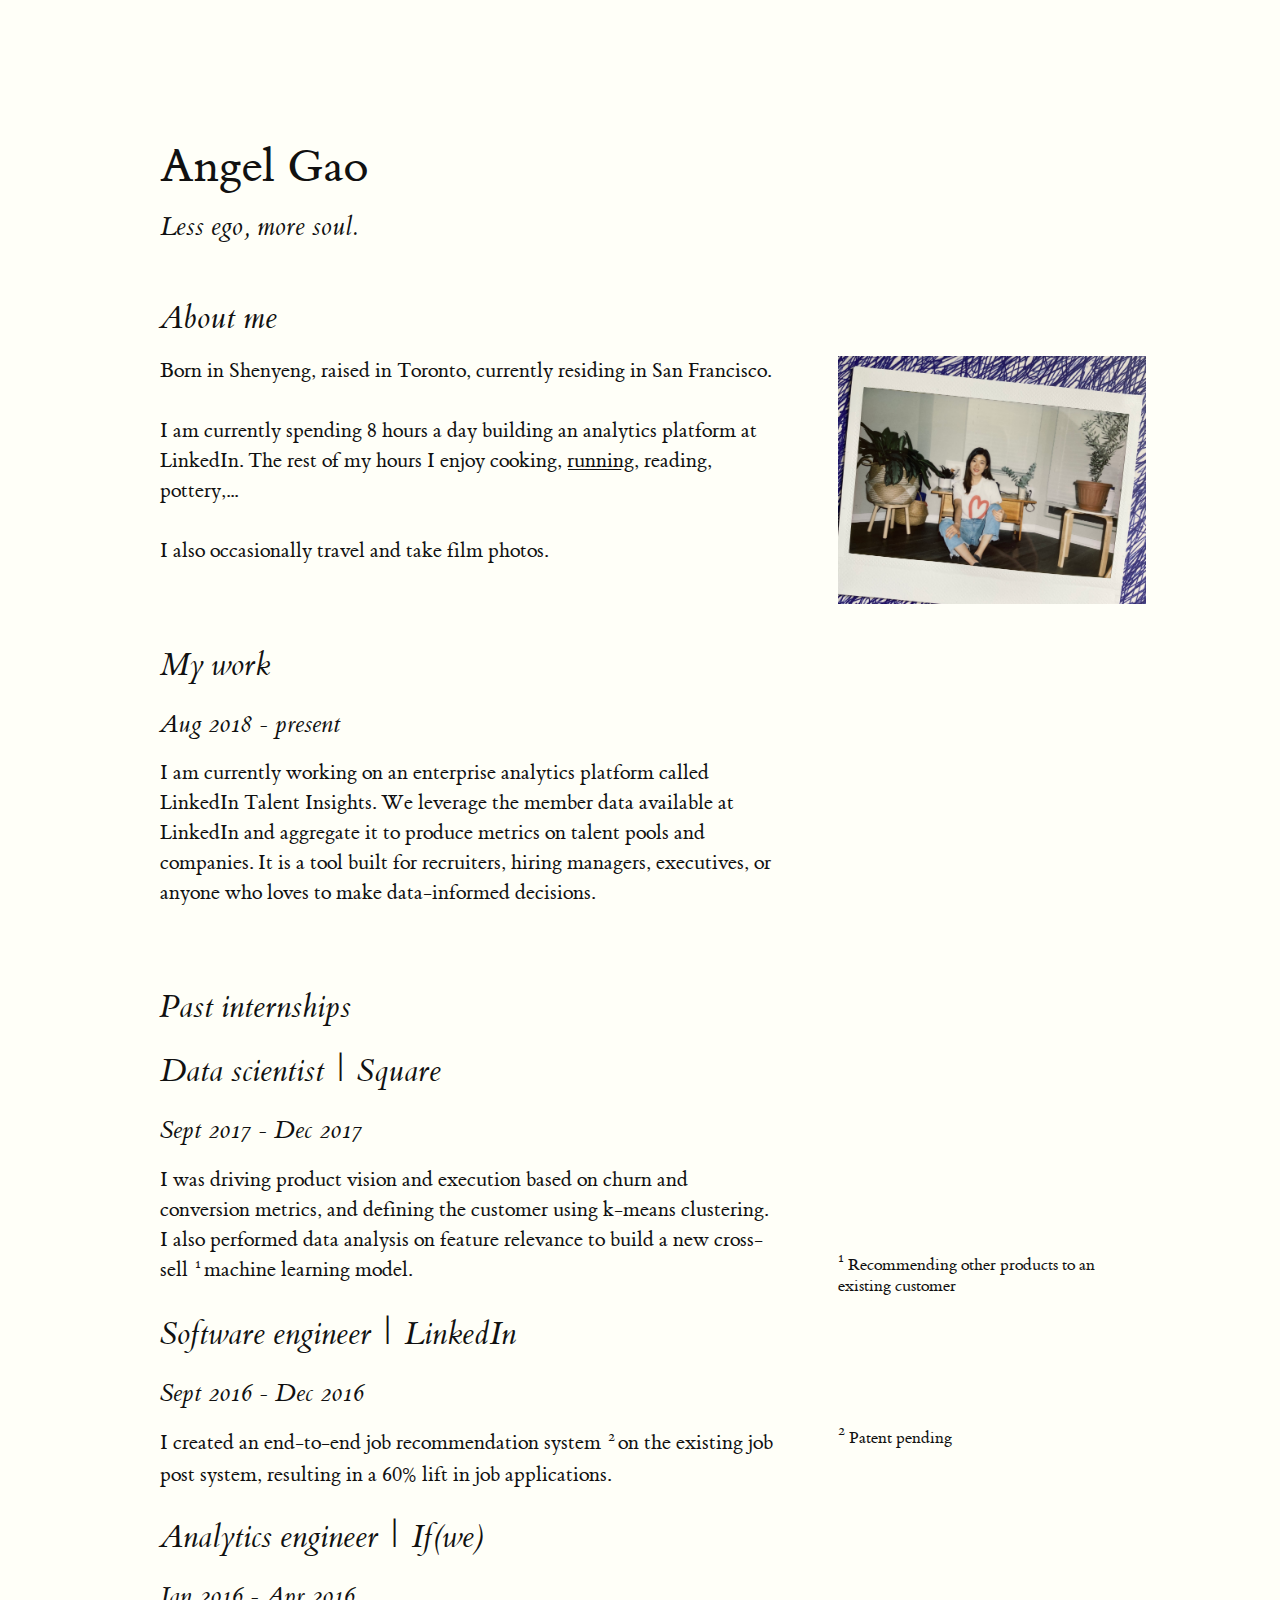
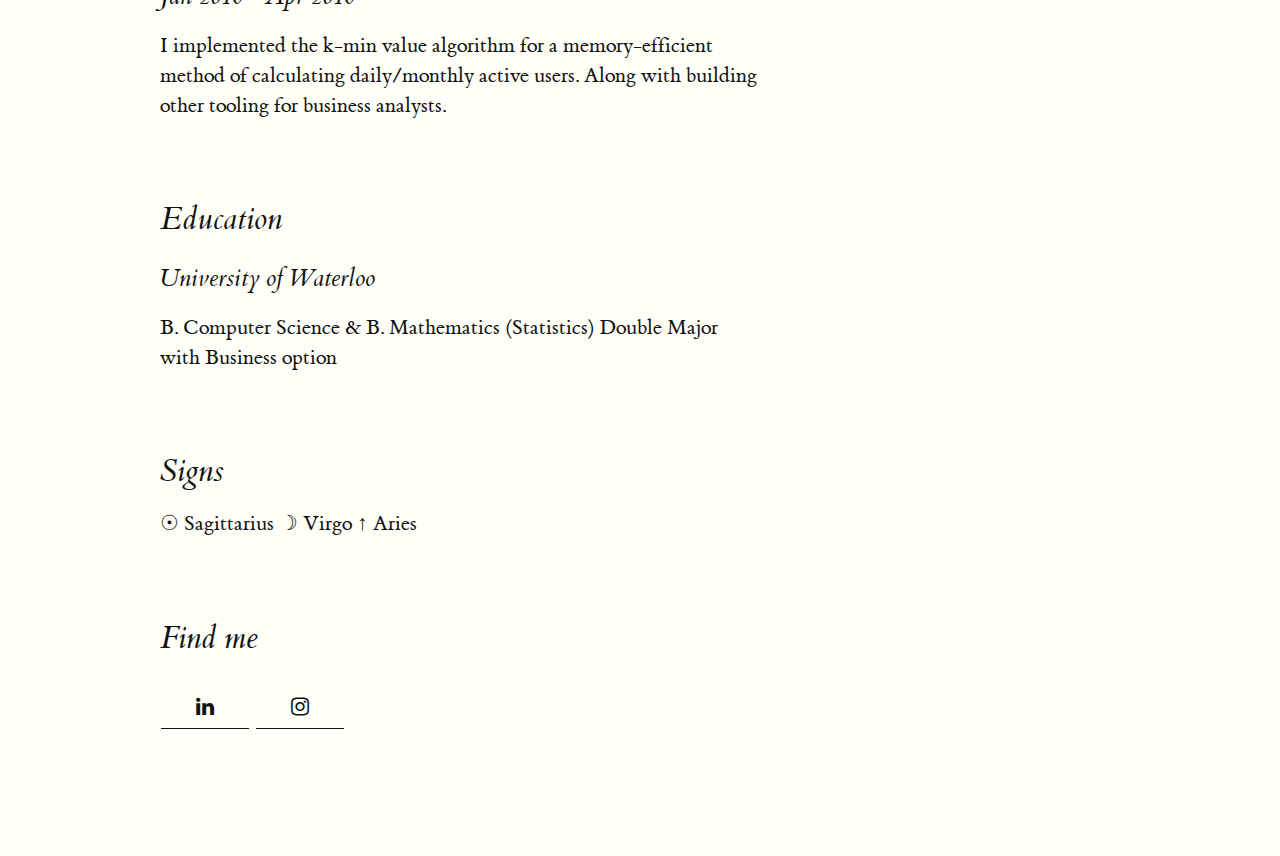
<file: index.html>
<!DOCTYPE html>
<html lang="en">
  <head>
    <meta charset="utf-8"/>
    <title>Angel Gao | Home</title>
    <link rel="stylesheet" href="tufte.css"/>
    <link rel="stylesheet" href="icons.css"/>
    <link rel="stylesheet" href="https://cdnjs.cloudflare.com/ajax/libs/font-awesome/4.7.0/css/font-awesome.min.css">
    <meta name="viewport" content="width=device-width, initial-scale=1">
  </head>

  <body>
    <article>
      <h1 id="tufte-css">Angel Gao</h1>
      <p class="subtitle">Less ego, more soul.</p>

      <section>
        <h2 id="about-me">About me</h2>
        <p>
        Born in Shenyeng, raised in Toronto, currently residing in San Francisco.
        <label for="mn-figure-me" class="margin-toggle">&#8853;</label><input type="checkbox" id="mn-figure-me" class="margin-toggle"/><span class="marginnote"><img src="images/home/me.jpg" alt="pic of me"/></span>
        <br>
        <br>
        I am currently spending 8 hours a day building an analytics platform at LinkedIn. The rest of my hours I
        enjoy cooking, <a href="running.html">running</a>, reading, pottery,...<br>
        <br>
        I also occasionally travel and take film photos.
        </p>
      </section>

      <section>
        <h2 id="my-work">My work</h2>
        <h3 id="my-work-duration">Aug 2018 - present</h3>
        <p>
        I am currently working on an enterprise analytics platform called LinkedIn Talent Insights. We leverage
        the member data available at LinkedIn and aggregate it to produce metrics on talent pools and companies.
        It is a tool built for recruiters, hiring managers, executives, or anyone who loves to make data-informed
        decisions.
        </p>
      </section>

      <section>
        <h2 id="past-experiences">Past internships</h2>
        <h2 id="date-science-square">Data scientist | Square</h2>
        <h3 id="date-science-square-duration">Sept 2017 - Dec 2017</h3>
        <p>
          I was driving product vision and execution based on churn and conversion metrics, and defining the customer
          using k-means clustering. I also performed data analysis on feature relevance to build a new cross-sell
          <label for="sn-cross-sell" class="margin-toggle sidenote-number"></label><input type="checkbox" id="sn-cross-sell" class="margin-toggle"/><span class="sidenote">Recommending other products to an existing customer</span>
          machine learning model.
        </p>

        <h2 id="swe-linkedin">Software engineer | LinkedIn</h2>
        <h3 id="date-science-square-duration">Sept 2016 - Dec 2016</h3>
        <p>
          I created an end-to-end job recommendation system
          <label for="sn-recommendation-system" class="margin-toggle sidenote-number"></label><input type="checkbox" id="sn-recommendation-system" class="margin-toggle"/><span class="sidenote">Patent pending</span>
          on the existing job post system, resulting in a 60% lift in job applications.
        </p>

        <h2 id="swe-linkedin">Analytics engineer | If(we)</h2>
        <h3 id="analytics-eng-ifwe-duration">Jan 2016 - Apr 2016</h3>
        <p>
          I implemented the k-min value algorithm for a memory-efficient method of calculating daily/monthly active users.
          Along with building other tooling for business analysts.
        </p>
      </section>

      <section>
        <h2 id="education">Education</h2>
        <h3 id="waterloo">University of Waterloo</h3>
        <p>B. Computer Science & B. Mathematics (Statistics) Double Major <br> with Business option</p>
      </section>

      <section>
        <h2 id="astrology">Signs</h2>
        <p>
        &#x2609 Sagittarius   &#x263d Virgo   &#8593 Aries
        </p>
      </section>

      <section>
        <h2 id="find-me">Find me</h2>
        <p>
        <a href="https://linkedin.com/in/angelgao" class="fa fa-linkedin"></a>
        <a href="https://www.instagram.com/angelle" class="fa fa-instagram"></a>
        </p>
      </section>
  </article>
  </body>
</html>
</file>
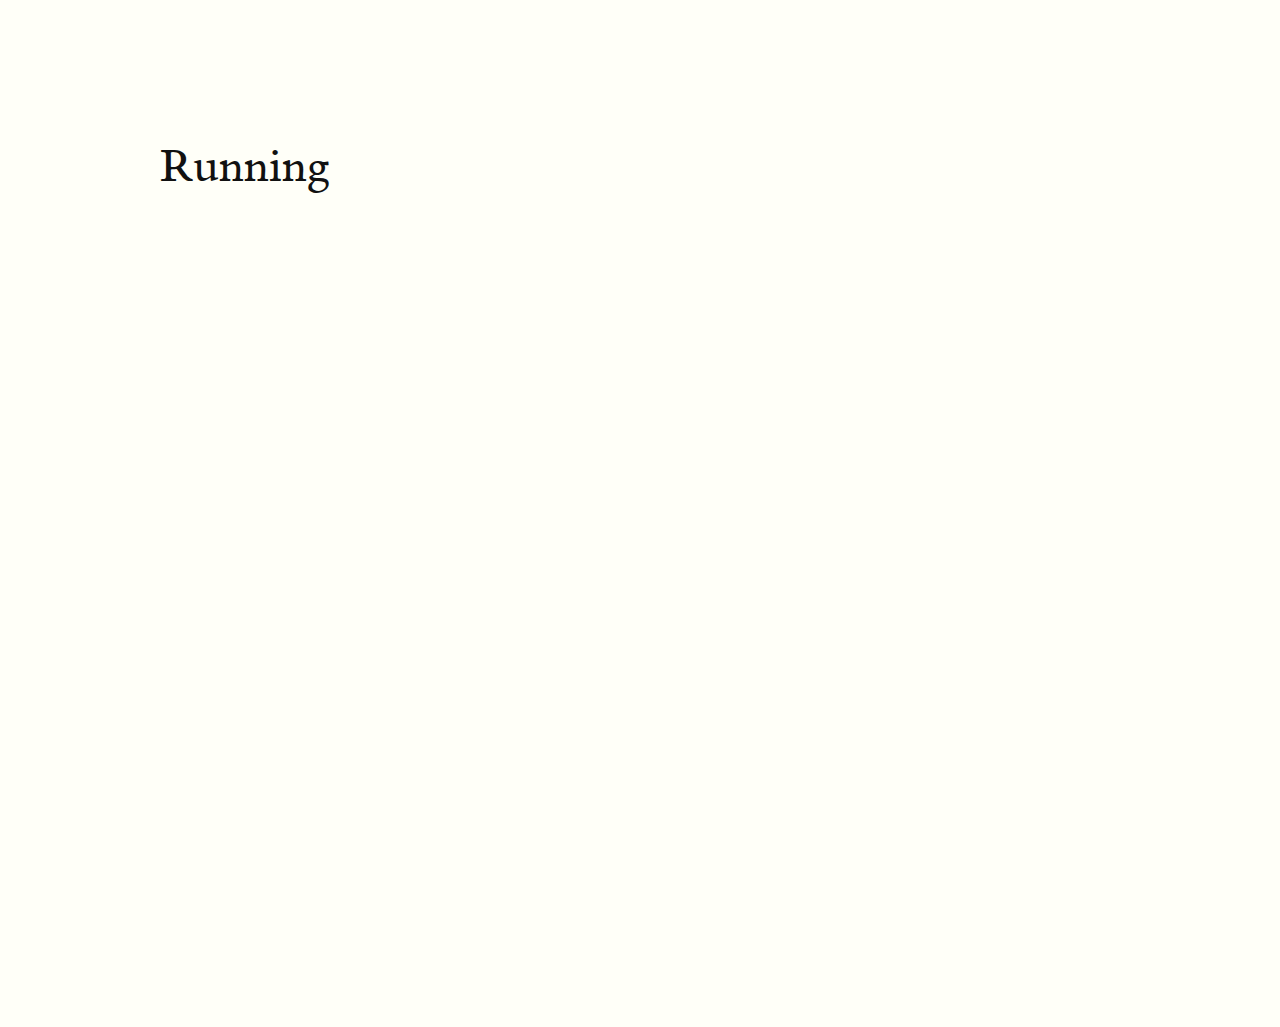
<file: running.html>
<!DOCTYPE html>
<html lang="en">
  <head>
    <meta charset="utf-8"/>
    <title>Angel Gao | Running</title>
    <link rel="stylesheet" href="tufte.css"/>
    <meta name="viewport" content="width=device-width, initial-scale=1">
  </head>

  <body>
    <article>
      <h1 id="tufte-css">Running</h1>
      <section>
          <figure class="iframe-wrapper">
              <iframe height='454' width='300' frameborder='0' allowtransparency='true' scrolling='no' src='https://www.strava.com/athletes/51316722/latest-rides/3a91689c1bd05f3f71a73bd2fa94c0838aa54266'></iframe>
          </figure>
      </section>
    </article>
  </body>
</html>
</file>
<file: tufte.css>
@charset "UTF-8";

/* Import ET Book styles
   adapted from https://github.com/edwardtufte/et-book/blob/gh-pages/et-book.css */

@font-face {
    font-family: "et-book";
    src: url("et-book/et-book-roman-line-figures/et-book-roman-line-figures.eot");
    src: url("et-book/et-book-roman-line-figures/et-book-roman-line-figures.eot?#iefix") format("embedded-opentype"), url("et-book/et-book-roman-line-figures/et-book-roman-line-figures.woff") format("woff"), url("et-book/et-book-roman-line-figures/et-book-roman-line-figures.ttf") format("truetype"), url("et-book/et-book-roman-line-figures/et-book-roman-line-figures.svg#etbookromanosf") format("svg");
    font-weight: normal;
    font-style: normal;
    font-display: swap;
}

@font-face {
    font-family: "et-book";
    src: url("et-book/et-book-display-italic-old-style-figures/et-book-display-italic-old-style-figures.eot");
    src: url("et-book/et-book-display-italic-old-style-figures/et-book-display-italic-old-style-figures.eot?#iefix") format("embedded-opentype"), url("et-book/et-book-display-italic-old-style-figures/et-book-display-italic-old-style-figures.woff") format("woff"), url("et-book/et-book-display-italic-old-style-figures/et-book-display-italic-old-style-figures.ttf") format("truetype"), url("et-book/et-book-display-italic-old-style-figures/et-book-display-italic-old-style-figures.svg#etbookromanosf") format("svg");
    font-weight: normal;
    font-style: italic;
    font-display: swap;
}

@font-face {
    font-family: "et-book";
    src: url("et-book/et-book-bold-line-figures/et-book-bold-line-figures.eot");
    src: url("et-book/et-book-bold-line-figures/et-book-bold-line-figures.eot?#iefix") format("embedded-opentype"), url("et-book/et-book-bold-line-figures/et-book-bold-line-figures.woff") format("woff"), url("et-book/et-book-bold-line-figures/et-book-bold-line-figures.ttf") format("truetype"), url("et-book/et-book-bold-line-figures/et-book-bold-line-figures.svg#etbookromanosf") format("svg");
    font-weight: bold;
    font-style: normal;
    font-display: swap;
}

@font-face {
    font-family: "et-book-roman-old-style";
    src: url("et-book/et-book-roman-old-style-figures/et-book-roman-old-style-figures.eot");
    src: url("et-book/et-book-roman-old-style-figures/et-book-roman-old-style-figures.eot?#iefix") format("embedded-opentype"), url("et-book/et-book-roman-old-style-figures/et-book-roman-old-style-figures.woff") format("woff"), url("et-book/et-book-roman-old-style-figures/et-book-roman-old-style-figures.ttf") format("truetype"), url("et-book/et-book-roman-old-style-figures/et-book-roman-old-style-figures.svg#etbookromanosf") format("svg");
    font-weight: normal;
    font-style: normal;
    font-display: swap;
}

/* Tufte CSS styles */
html {
    font-size: 15px; 
}

body {
    width: 87.5%;
    margin-left: auto;
    margin-right: auto;
    padding-left: 12.5%;
    font-family: et-book, Palatino, "Palatino Linotype", "Palatino LT STD", "Book Antiqua", Georgia, serif;
    background-color: #fffff8;
    color: #111;
    max-width: 1400px;
    counter-reset: sidenote-counter; 
}

h1 {
    font-weight: 400;
    margin-top: 4rem;
    margin-bottom: 1.5rem;
    font-size: 3.2rem;
    line-height: 1; 
}

h2 {
    font-style: italic;
    font-weight: 400;
    margin-top: 2.1rem;
    margin-bottom: 1.4rem;
    font-size: 2.2rem;
    line-height: 1; 
}

h3 {
    font-style: italic;
    font-weight: 400;
    font-size: 1.7rem;
    margin-top: 2rem;
    margin-bottom: 1.4rem;
    line-height: 1; 
}

hr {
    display: block;
    height: 1px;
    width: 55%;
    border: 0;
    border-top: 1px solid #ccc;
    margin: 1em 0;
    padding: 0; 
}

p.subtitle {
    font-style: italic;
    margin-top: 1rem;
    margin-bottom: 1rem;
    font-size: 1.8rem;
    display: block;
    line-height: 1; 
}

.numeral {
    font-family: et-book-roman-old-style; 
}

.danger {
    color: red; 
}

article {
    padding: 5rem 0rem; 
}

section {
    padding-top: 1rem;
    padding-bottom: 1rem; 
}

p,
ol,
ul {
    font-size: 1.4rem;
    line-height: 2rem; 
}

p {
    margin-top: 1.4rem;
    margin-bottom: 1.4rem;
    padding-right: 0;
    vertical-align: baseline; 
}

/* Chapter Epigraphs */
div.epigraph {
    margin: 5em 0; 
}

div.epigraph > blockquote {
    margin-top: 3em;
    margin-bottom: 3em; 
}

div.epigraph > blockquote,
div.epigraph > blockquote > p {
    font-style: italic; 
}

div.epigraph > blockquote > footer {
    font-style: normal; 
}

div.epigraph > blockquote > footer > cite {
    font-style: italic; 
}
/* end chapter epigraphs styles */

blockquote {
    font-size: 1.4rem; 
}

blockquote p {
    width: 55%;
    margin-right: 40px; 
}

blockquote footer {
    width: 55%;
    font-size: 1.1rem;
    text-align: right; 
}

section > p,
section > footer,
section > table {
    width: 55%; 
}

/* 50 + 5 == 55, to be the same width as paragraph */
section > ol,
section > ul {
    width: 50%;
    -webkit-padding-start: 5%; 
}

li:not(:first-child) {
    margin-top: 0.25rem; 
}

figure {
    padding: 0;
    border: 0;
    font-size: 100%;
    font: inherit;
    vertical-align: baseline;
    max-width: 55%;
    -webkit-margin-start: 0;
    -webkit-margin-end: 0;
    margin: 0 0 3em 0; 
}

figcaption {
    float: right;
    clear: right;
    margin-top: 0;
    margin-bottom: 0;
    font-size: 1.1rem;
    line-height: 1.6;
    vertical-align: baseline;
    position: relative;
    max-width: 40%; 
}

figure.fullwidth figcaption {
    margin-right: 24%; 
}

/* Links: replicate underline that clears descenders */
a:link,
a:visited {
    color: inherit; 
}

.no-tufte-underline:link {
    background: unset;
    text-shadow: unset;
}

a:link, .tufte-underline, .hover-tufte-underline:hover {
    text-decoration: none;
    background: -webkit-linear-gradient(#fffff8, #fffff8), -webkit-linear-gradient(#fffff8, #fffff8), -webkit-linear-gradient(currentColor, currentColor);
    background: linear-gradient(#fffff8, #fffff8), linear-gradient(#fffff8, #fffff8), linear-gradient(currentColor, currentColor);
    -webkit-background-size: 0.05em 1px, 0.05em 1px, 1px 1px;
    -moz-background-size: 0.05em 1px, 0.05em 1px, 1px 1px;
    background-size: 0.05em 1px, 0.05em 1px, 1px 1px;
    background-repeat: no-repeat, no-repeat, repeat-x;
    text-shadow: 0.03em 0 #fffff8, -0.03em 0 #fffff8, 0 0.03em #fffff8, 0 -0.03em #fffff8, 0.06em 0 #fffff8, -0.06em 0 #fffff8, 0.09em 0 #fffff8, -0.09em 0 #fffff8, 0.12em 0 #fffff8, -0.12em 0 #fffff8, 0.15em 0 #fffff8, -0.15em 0 #fffff8;
    background-position: 0% 93%, 100% 93%, 0% 93%; 
}

@media screen and (-webkit-min-device-pixel-ratio: 0) {
    a:link, .tufte-underline, .hover-tufte-underline:hover {
        background-position-y: 87%, 87%, 87%;
    }
}

a:link::selection,
a:link::-moz-selection {
    text-shadow: 0.03em 0 #b4d5fe, -0.03em 0 #b4d5fe, 0 0.03em #b4d5fe, 0 -0.03em #b4d5fe, 0.06em 0 #b4d5fe, -0.06em 0 #b4d5fe, 0.09em 0 #b4d5fe, -0.09em 0 #b4d5fe, 0.12em 0 #b4d5fe, -0.12em 0 #b4d5fe, 0.15em 0 #b4d5fe, -0.15em 0 #b4d5fe;
    background: #b4d5fe;
}

/* Sidenotes, margin notes, figures, captions */
img {
    max-width: 100%; 
}

.sidenote,
.marginnote {
    float: right;
    clear: right;
    margin-right: -60%;
    width: 50%;
    margin-top: 0;
    margin-bottom: 0;
    font-size: 1.1rem;
    line-height: 1.3;
    vertical-align: baseline;
    position: relative; 
}

.sidenote-number {
    counter-increment: sidenote-counter; 
}

.sidenote-number:after,
.sidenote:before {
    font-family: et-book-roman-old-style;
    position: relative;
    vertical-align: baseline; 
}

.sidenote-number:after {
    content: counter(sidenote-counter);
    font-size: 1rem;
    top: -0.5rem;
    left: 0.1rem; 
}

.sidenote:before {
    content: counter(sidenote-counter) " ";
    font-size: 1rem;
    top: -0.5rem; 
}

blockquote .sidenote,
blockquote .marginnote {
    margin-right: -82%;
    min-width: 59%;
    text-align: left; 
}

div.fullwidth,
table.fullwidth {
    width: 100%; 
}

div.table-wrapper {
    overflow-x: auto;
    font-family: "Trebuchet MS", "Gill Sans", "Gill Sans MT", sans-serif; 
}

.sans {
    font-family: "Gill Sans", "Gill Sans MT", Calibri, sans-serif;
    letter-spacing: .03em; 
}

code, pre > code {
    font-family: Consolas, "Liberation Mono", Menlo, Courier, monospace;
    font-size: 1.0rem;
    line-height: 1.42;
    -webkit-text-size-adjust: 100%; /* Prevent adjustments of font size after orientation changes in iOS. See https://github.com/edwardtufte/tufte-css/issues/81#issuecomment-261953409 */
}

.sans > code {
    font-size: 1.2rem; 
}

h1 > code,
h2 > code,
h3 > code {
    font-size: 0.80em; 
}

.marginnote > code,
.sidenote > code {
    font-size: 1rem; 
}

pre > code {
    font-size: 0.9rem;
    width: 52.5%;
    margin-left: 2.5%;
    overflow-x: auto;
    display: block;
}

pre.fullwidth > code {
    width: 90%; 
}

.fullwidth {
    max-width: 90%;
    clear:both; 
}

span.newthought {
    font-variant: small-caps;
    font-size: 1.2em; 
}

input.margin-toggle {
    display: none; 
}

label.sidenote-number {
    display: inline; 
}

label.margin-toggle:not(.sidenote-number) {
    display: none; 
}

.iframe-wrapper {
    position: relative;
    padding-bottom: 56.25%; /* 16:9 */
    padding-top: 25px;
    height: 0; 
}

.iframe-wrapper iframe {
    position: absolute;
    top: 0;
    left: 0;
    width: 100%;
    height: 100%; 
}

@media (max-width: 760px) {
    body {
        width: 84%;
        padding-left: 8%;
        padding-right: 8%; 
    }
    
    hr,
    section > p,
    section > footer,
    section > table {
        width: 100%; 
    }
    
    pre > code {
        width: 97%; 
    }

    section > ol {
        width: 90%; 
    }

    section > ul {
        width: 90%; 
    }

    figure {
        max-width: 90%; 
    }
    
    figcaption,
    figure.fullwidth figcaption {
        margin-right: 0%;
        max-width: none; 
    }
    
    blockquote {
        margin-left: 1.5em;
        margin-right: 0em; 
    }

    blockquote p,
    blockquote footer {
        width: 100%; 
    }
    
    label.margin-toggle:not(.sidenote-number) {
        display: inline; 
    }

    .sidenote,
    .marginnote {
        display: none; 
    }
    
    .margin-toggle:checked + .sidenote,
    .margin-toggle:checked + .marginnote {
        display: block;
        float: left;
        left: 1rem;
        clear: both;
        width: 95%;
        margin: 1rem 2.5%;
        vertical-align: baseline;
        position: relative; 
    }

    label {
        cursor: pointer; 
    }

    div.table-wrapper,
    table {
        width: 85%; 
    }
    
    img {
        width: 100%;
    } 
}
</file>
<file: icons.css>
/* Style all font awesome icons */
.fa {
  padding: 20px;
  font-size: 30px;
  width: 50px;
  text-align: center;
  text-decoration: none;
}

/* Add a hover effect if you want */
.fa:hover {
  opacity: 0.6;
}
</file>
